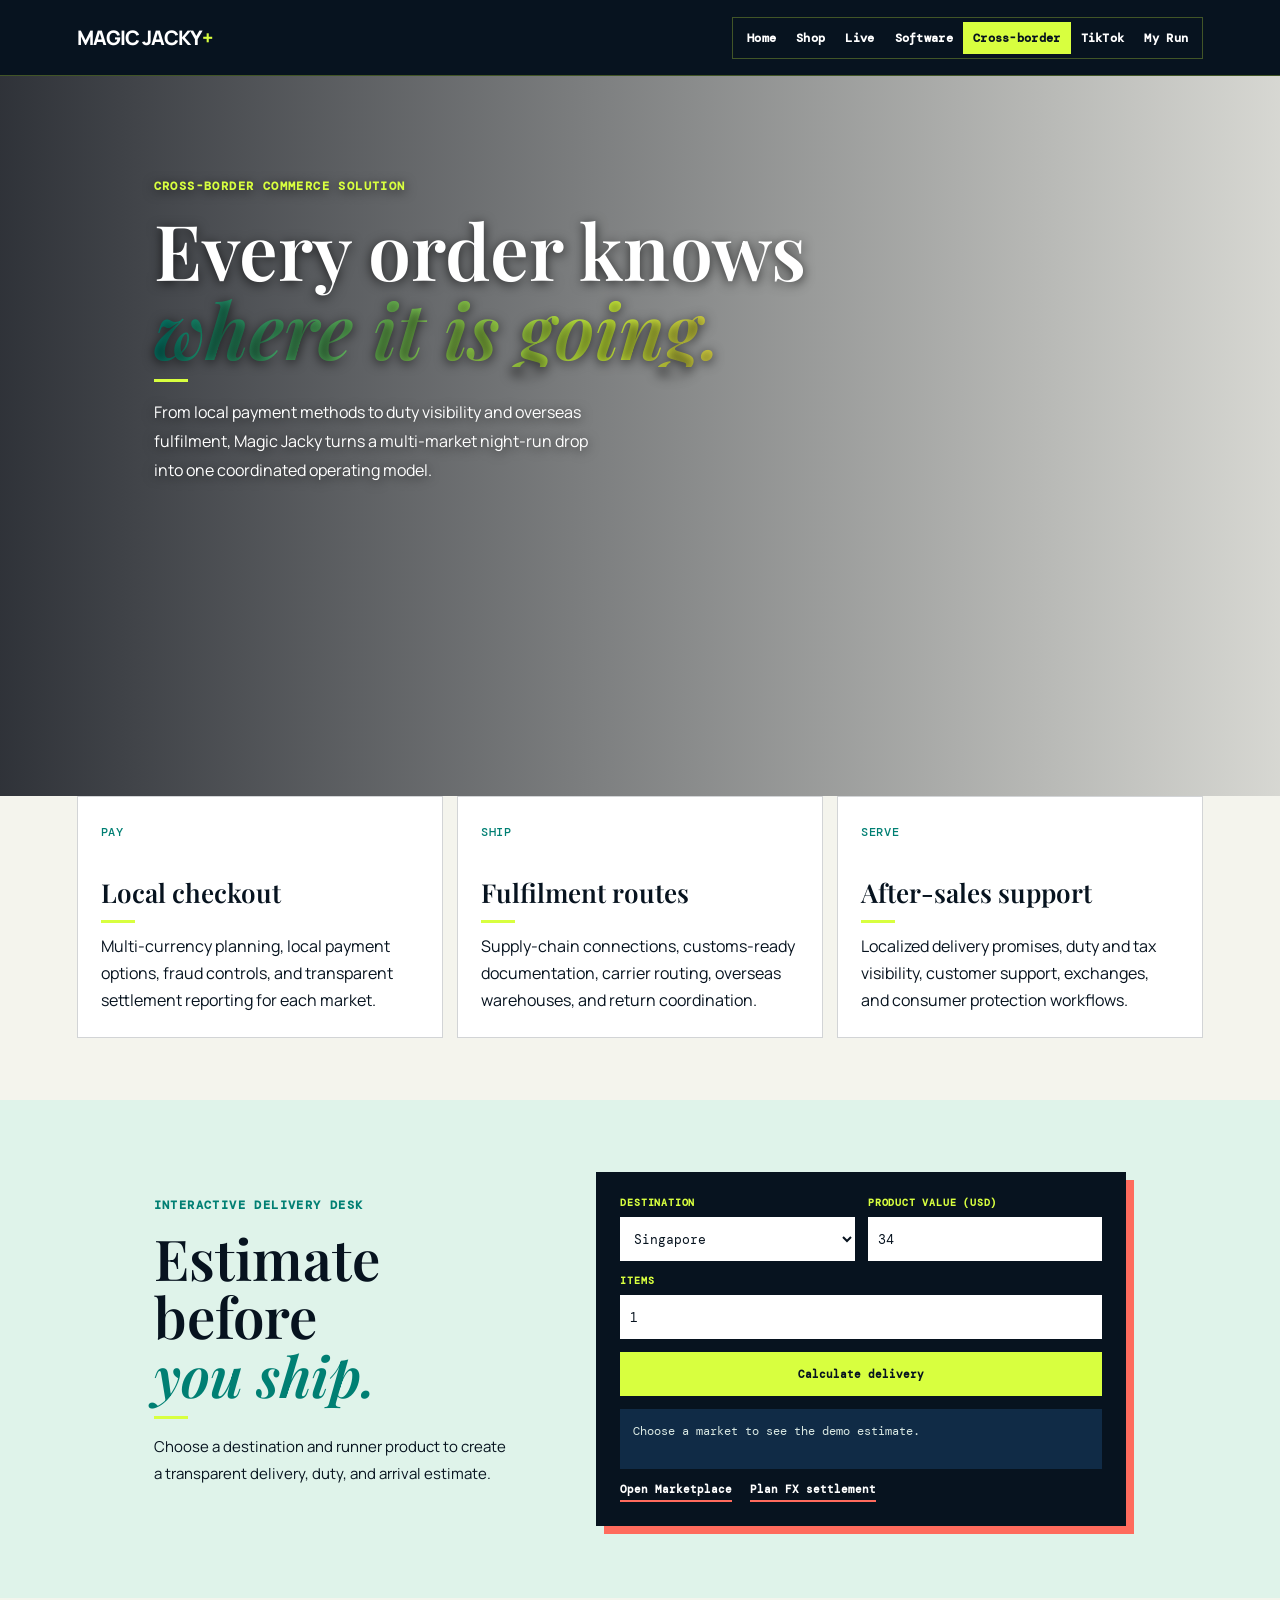
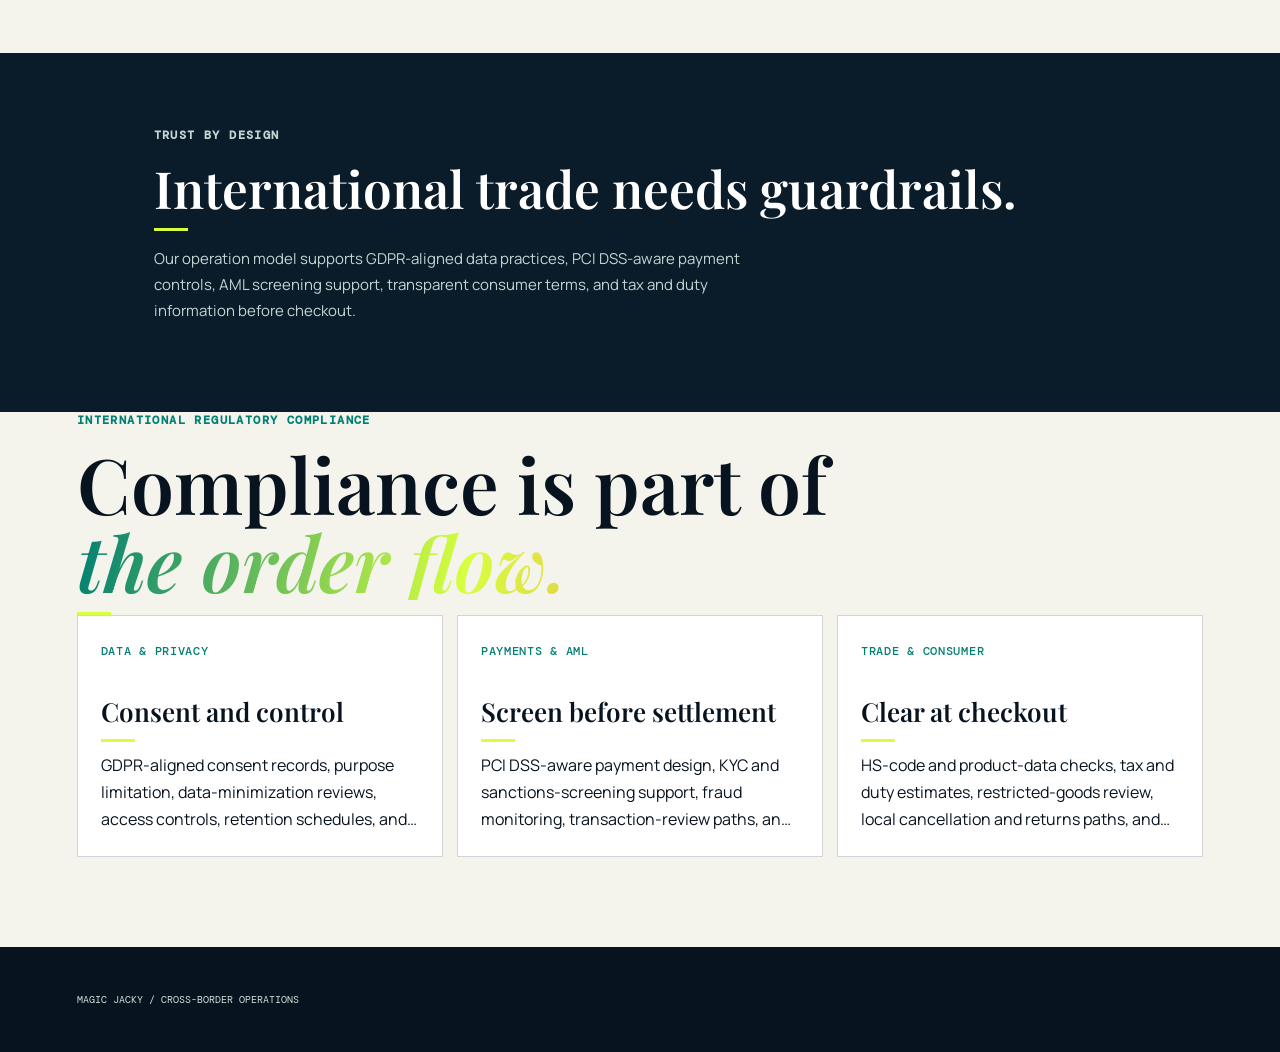
<file: crossborder.html>
<!doctype html>
<html lang="en">
<head>
	<meta charset="UTF-8" />
	<meta name="viewport" content="width=device-width, initial-scale=1.0" />
	<title>Magic Jacky | Cross-border Operations</title>
	<link rel="preconnect" href="https://fonts.googleapis.com" />
	<link rel="preconnect" href="https://fonts.gstatic.com" crossorigin />
	<link href="https://fonts.googleapis.com/css2?family=DM+Mono:wght@400;500&family=Manrope:wght@400;500;600;700;800&family=Playfair+Display:ital,wght@0,600;0,700;1,600&display=swap" rel="stylesheet" />
	<link rel="stylesheet" href="styles.css" />
	<link rel="stylesheet" href="site-pages.css" />
</head>
<body class="page-shell">
	<header class="page-top">
		<a class="page-brand" href="index.html">MAGIC JACKY<span>+</span></a>
		<nav class="page-nav" aria-label="Magic Jacky pages">
			<a href="index.html">Home</a><a href="shop.html">Shop</a><a href="live.html">Live</a><a href="software.html">Software</a><a href="crossborder.html" aria-current="page">Cross-border</a><a href="tiktok.html">TikTok</a>
		</nav>
	</header>
	<main class="page-main">
		<section class="page-hero dark">
			<div>
				<p class="page-kicker">CROSS-BORDER COMMERCE SOLUTION</p>
				<h1 class="page-title">Every order knows<br /><em>where it is going.</em></h1>
				<p class="page-copy">From local payment methods to duty visibility and overseas fulfilment, Magic Jacky turns a multi-market night-run drop into one coordinated operating model.</p>
			</div>
			<div class="page-hero-card"><span>APAC DELIVERY DESK</span><strong>08</strong><span>languages supported across shopper, creator, and support workflows</span></div>
		</section>
		<section class="content-grid">
			<article class="content-card"><span>PAY</span><h2>Local checkout</h2><p>Multi-currency planning, local payment options, fraud controls, and transparent settlement reporting for each market.</p></article>
			<article class="content-card"><span>SHIP</span><h2>Fulfilment routes</h2><p>Supply-chain connections, customs-ready documentation, carrier routing, overseas warehouses, and return coordination.</p></article>
			<article class="content-card"><span>SERVE</span><h2>After-sales support</h2><p>Localized delivery promises, duty and tax visibility, customer support, exchanges, and consumer protection workflows.</p></article>
		</section>
		<section class="shipping-estimator" aria-labelledby="estimatorTitle">
			<div>
				<p class="page-kicker">INTERACTIVE DELIVERY DESK</p>
				<h2 id="estimatorTitle">Estimate before<br /><em>you ship.</em></h2>
				<p>Choose a destination and runner product to create a transparent delivery, duty, and arrival estimate.</p>
			</div>
			<form id="shippingEstimator" class="shipping-form">
				<label>DESTINATION<select name="market"><option value="sg">Singapore</option><option value="tw">Taiwan</option><option value="jp">Japan</option><option value="my">Malaysia</option></select></label>
				<label>PRODUCT VALUE (USD)<input name="value" type="number" min="1" value="34" required /></label>
				<label>ITEMS<input name="quantity" type="number" min="1" max="10" value="1" required /></label>
				<button type="submit">Calculate delivery</button>
				<output id="shippingResult" class="shipping-result">Choose a market to see the demo estimate.</output>
				<div class="shipping-links"><a href="shop.html">Open Marketplace</a><a href="fx.html">Plan FX settlement</a></div>
			</form>
		</section>
		<section class="dark-band">
			<p class="page-kicker">TRUST BY DESIGN</p>
			<h2>International trade needs guardrails.</h2>
			<p>Our operation model supports GDPR-aligned data practices, PCI DSS-aware payment controls, AML screening support, transparent consumer terms, and tax and duty information before checkout.</p>
		</section>
		<section class="compliance-detail" aria-labelledby="complianceTitle">
			<p class="page-kicker">INTERNATIONAL REGULATORY COMPLIANCE</p>
			<h2 id="complianceTitle" class="page-title">Compliance is part of<br /><em>the order flow.</em></h2>
			<div class="content-grid">
				<article class="content-card"><span>DATA & PRIVACY</span><h2>Consent and control</h2><p>GDPR-aligned consent records, purpose limitation, data-minimization reviews, access controls, retention schedules, and a process for data-subject requests.</p></article>
				<article class="content-card"><span>PAYMENTS & AML</span><h2>Screen before settlement</h2><p>PCI DSS-aware payment design, KYC and sanctions-screening support, fraud monitoring, transaction-review paths, and auditable exception handling.</p></article>
				<article class="content-card"><span>TRADE & CONSUMER</span><h2>Clear at checkout</h2><p>HS-code and product-data checks, tax and duty estimates, restricted-goods review, local cancellation and returns paths, and market-specific product information.</p></article>
			</div>
		</section>
	</main>
	<footer class="page-footer">MAGIC JACKY / CROSS-BORDER OPERATIONS</footer>
	<script src="crossborder-page.js"></script>
</body>
</html>
</file>
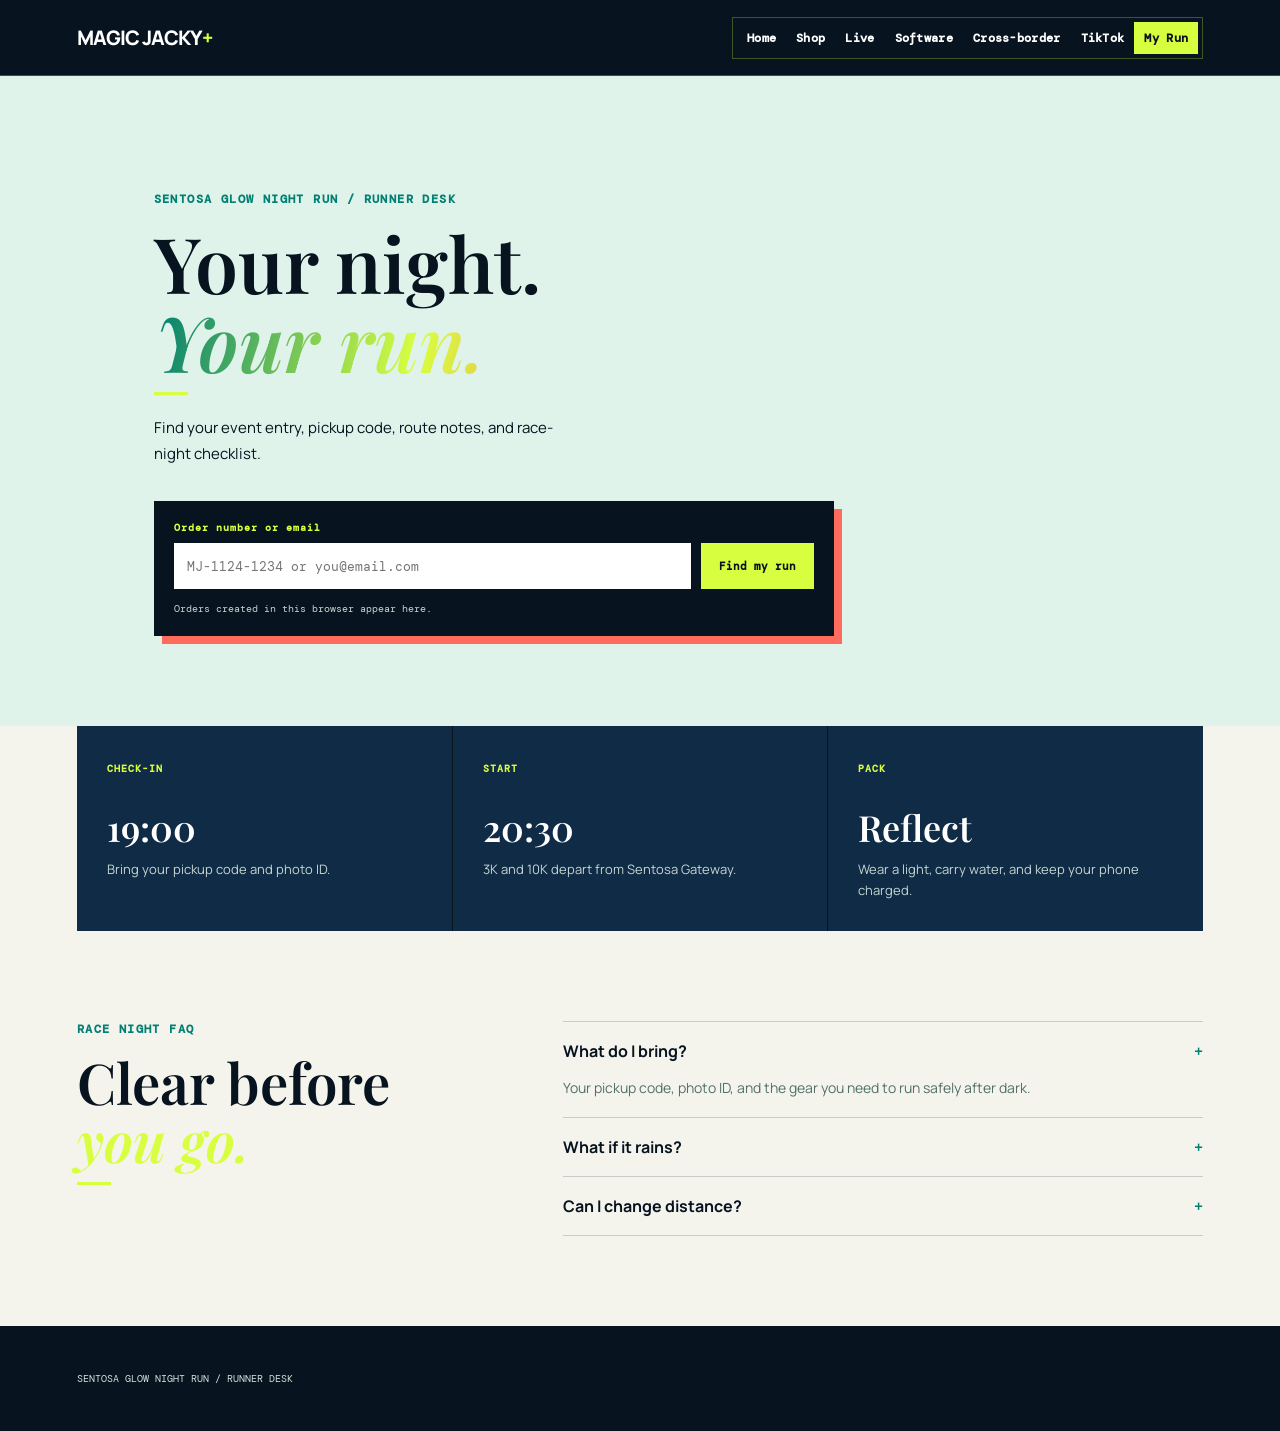
<file: runner.html>
<!doctype html>
<html lang="en">
  <head>
    <meta charset="UTF-8" />
    <meta name="viewport" content="width=device-width, initial-scale=1.0" />
    <meta name="description" content="View your Sentosa Glow Night Run registration and event information." />
    <title>Sentosa Glow Night Run | My Run</title>
    <link rel="preconnect" href="https://fonts.googleapis.com" />
    <link rel="preconnect" href="https://fonts.gstatic.com" crossorigin />
    <link href="https://fonts.googleapis.com/css2?family=DM+Mono:wght@400;500&family=Manrope:wght@400;500;600;700;800&family=Playfair+Display:ital,wght@0,600;0,700;1,600&display=swap" rel="stylesheet" />
    <link rel="stylesheet" href="styles.css" />
    <link rel="stylesheet" href="site-pages.css" />
  </head>
  <body class="page-shell runner-page">
    <header class="page-top">
      <a class="page-brand" href="index.html">MAGIC JACKY<span>+</span></a>
      <nav class="page-nav" aria-label="Magic Jacky pages">
        <a href="index.html">Home</a><a href="shop.html">Shop</a><a href="live.html">Live</a><a href="software.html">Software</a><a href="crossborder.html">Cross-border</a><a href="tiktok.html">TikTok</a><a href="runner.html" aria-current="page">My Run</a>
      </nav>
    </header>
    <main class="page-main runner-main">
      <section class="runner-hero">
        <p class="page-kicker">SENTOSA GLOW NIGHT RUN / RUNNER DESK</p>
        <h1 class="page-title">Your night.<br /><em>Your run.</em></h1>
        <p>Find your event entry, pickup code, route notes, and race-night checklist.</p>
        <form class="order-lookup" id="orderLookup">
          <label for="orderQuery">Order number or email</label>
          <div><input id="orderQuery" name="orderQuery" autocomplete="email" placeholder="MJ-1124-1234 or you@email.com" required /><button type="submit">Find my run</button></div>
          <p id="lookupMessage" role="status">Orders created in this browser appear here.</p>
        </form>
      </section>
      <section class="runner-result" id="runnerResult" hidden aria-live="polite"></section>
      <section class="runner-guides" aria-label="Event guidance">
        <article><span>CHECK-IN</span><strong>19:00</strong><p>Bring your pickup code and photo ID.</p></article>
        <article><span>START</span><strong>20:30</strong><p>3K and 10K depart from Sentosa Gateway.</p></article>
        <article><span>PACK</span><strong>Reflect</strong><p>Wear a light, carry water, and keep your phone charged.</p></article>
      </section>
      <section class="runner-faq">
        <div><p class="page-kicker">RACE NIGHT FAQ</p><h2>Clear before<br /><em>you go.</em></h2></div>
        <div class="faq-list">
          <details open><summary>What do I bring?<b>+</b></summary><p>Your pickup code, photo ID, and the gear you need to run safely after dark.</p></details>
          <details><summary>What if it rains?<b>+</b></summary><p>Event updates are issued through the runner desk. Follow staff instructions on the night.</p></details>
          <details><summary>Can I change distance?<b>+</b></summary><p>Distance changes depend on capacity and on-site operations. Ask the event desk before check-in.</p></details>
        </div>
      </section>
    </main>
    <footer class="page-footer">SENTOSA GLOW NIGHT RUN / RUNNER DESK</footer>
    <script src="runner-page.js"></script>
  </body>
</html>
</file>
<file: styles.css>
:root{--ink:#07131f;--night:#07131f;--midnight:#102e42;--neon:#d8ff3f;--signal:#ff6b5d;--mist:#eaf1ec;--line:rgba(7,19,31,.18);--serif:'Playfair Display',serif;--sans:'Manrope',sans-serif;--mono:'DM Mono',monospace}*{box-sizing:border-box}html{scroll-behavior:smooth}body{margin:0;background:var(--mist);color:var(--ink);font:15px var(--sans)}a{color:inherit;text-decoration:none}button{font:inherit;cursor:pointer}.topbar{position:sticky;top:0;z-index:20;height:76px;padding:0 6vw;display:flex;align-items:center;justify-content:space-between;gap:18px;background:rgba(7,19,31,.94);color:#fff;border-bottom:1px solid rgba(216,255,63,.25);backdrop-filter:blur(14px)}.brand{font-weight:800;font-size:21px;letter-spacing:-1.3px}.brand span{color:var(--neon)}.site-switcher{display:flex;padding:5px;border:1px solid rgba(216,255,63,.32);background:rgba(255,255,255,.06)}.site-switcher a{padding:8px 11px;font:700 10px var(--mono);letter-spacing:.35px}.site-switcher a[aria-current=page]{background:var(--neon);color:var(--night)}.nav-cta{padding:11px 15px;border:0;background:var(--neon);color:var(--night);font-size:11px;font-weight:800}.hero{min-height:670px;display:grid;grid-template-columns:1.04fr .96fr;padding-left:9vw;background:linear-gradient(115deg,#06111c 12%,#0b2b40 64%,#174b5c);color:#f6faf5}.hero-copy{padding:105px 7vw 70px 0}.eyebrow{margin:0 0 18px;font:500 10px var(--mono);letter-spacing:1.2px;text-transform:uppercase}.hero .eyebrow{color:var(--neon)}.hero h1,.section h2,.live-copy h2,.tiktok-copy h2,.tech-heading h2,.compliance-section h2,.contact h2{margin:0;font:600 clamp(45px,5vw,76px)/1.04 var(--serif);letter-spacing:-2.3px}.hero h1 em,h2 em{color:var(--neon);font-weight:600}.hero-text{max-width:500px;line-height:1.7;font-size:16px;color:#d4e0dc}.night-run-note{display:flex;flex-wrap:wrap;width:max-content;max-width:100%;margin-top:24px;border:1px solid rgba(216,255,63,.37);font:500 10px var(--mono);letter-spacing:.5px}.night-run-note span{padding:9px 11px;color:#e3efe9}.night-run-note span+span{border-left:1px solid rgba(216,255,63,.37)}.night-run-note b{color:var(--neon)}.hero-actions{display:flex;gap:12px;margin-top:27px}.button{padding:14px 18px;border:1px solid currentColor;font-size:12px;font-weight:800}.button span{margin-left:12px;font-size:16px}.primary{background:var(--neon);border-color:var(--neon);color:var(--night)}.ghost{color:#fff;background:transparent}.market-strip{display:flex;align-items:center;gap:9px;margin-top:72px;padding-top:16px;border-top:1px solid rgba(216,255,63,.25);font-size:11px;color:#d5e0dc}.market-strip strong{color:var(--neon);font-size:19px}.market-strip i{height:18px;border-left:1px solid rgba(216,255,63,.25);margin:0 10px}.hero-media{position:relative;overflow:hidden;min-height:670px;background:#020a10}.hero-media>img,.live-image>img,.tiktok-visual>img{width:100%;height:100%;object-fit:cover;display:block}.hero-media>img{filter:brightness(.58) saturate(.8) contrast(1.2)}.hero-media:before{content:'NIGHT RUN / GEAR TESTED';position:absolute;z-index:2;top:24px;left:25px;padding:8px 10px;background:var(--neon);color:var(--night);font:500 10px var(--mono);letter-spacing:.8px}.floating-stat{position:absolute;left:32px;bottom:115px;padding:19px 22px;background:var(--signal);color:#fff;box-shadow:5px 5px 0 var(--neon)}.floating-stat span,.metric-card span{font:10px var(--mono);letter-spacing:1px}.floating-stat strong{display:block;margin:3px 0;font:600 29px var(--serif)}.floating-stat small,.metric-card small{font-size:10px}.route-card{position:absolute;right:32px;bottom:32px;padding:12px 15px;background:#fff;color:var(--night);font:11px var(--mono)}.route-card b{margin:0 8px}.pulse,.live-dot{display:inline-block;width:7px;height:7px;margin-right:7px;border-radius:50%;background:var(--signal);animation:pulse 1.8s infinite}@keyframes pulse{50%{opacity:.3}}.logo-band{min-height:92px;padding:0 6vw;display:flex;align-items:center;justify-content:space-between;gap:12px;background:var(--night);color:#fff}.logo-band span{font:500 10px var(--mono);letter-spacing:.8px;color:var(--neon)}.logo-band b{font:700 13px var(--mono);letter-spacing:.4px}.race-console{display:grid;grid-template-columns:1.05fr .95fr;background:#0a1c29;color:#f5f7ef}.race-console-copy{padding:72px 6vw}.race-console h2{margin:0;font:600 clamp(38px,4vw,60px)/1.06 var(--serif);letter-spacing:-2px}.race-console-copy>p:not(.eyebrow){max-width:470px;margin:22px 0 0;line-height:1.75;color:#c5d5d4;font-size:13px}.race-console-grid{display:grid;grid-template-columns:repeat(2,1fr);border-left:1px solid rgba(216,255,63,.22)}.race-console-grid article{min-height:185px;padding:25px;border-right:1px solid rgba(216,255,63,.22);border-bottom:1px solid rgba(216,255,63,.22)}.race-console-grid span,.solution-grid span,.capabilities b{font:10px var(--mono);color:var(--neon)}.race-console-grid strong{display:block;margin:30px 0 5px;font:600 26px var(--serif)}.race-console-grid small{font:10px/1.5 var(--mono);color:#c3d5d2}.about-section,.section{padding:105px 9vw}.about-section{display:grid;grid-template-columns:1fr 1.05fr;gap:8vw;background:#142b2e;color:#f7f5eb}.about-section h2{margin:0;font:600 clamp(45px,5vw,70px)/1.04 var(--serif)}.about-copy{max-width:500px;font-size:16px;line-height:1.75}.proof-points{display:grid;grid-template-columns:repeat(3,1fr);margin-top:40px;border-top:1px solid #53605a}.proof-points span{padding:18px 12px 0 0;font:10px/1.5 var(--mono);color:#c6d3ca}.proof-points b{display:block;margin-bottom:5px;color:var(--neon);font:600 24px var(--serif)}.service-map{padding:100px 9vw;background:#f8f6ef}.service-map-header,.section-intro,.tech-heading{display:grid;grid-template-columns:1fr 1fr;gap:8vw;align-items:end}.service-map h2,.section h2,.tech-heading h2{margin:0;font:600 clamp(42px,4.7vw,68px)/1.05 var(--serif)}.service-map-header>p,.section-intro>p,.tech-heading p{max-width:440px;margin:0;line-height:1.75}.service-map-grid,.launch-steps{display:grid;grid-template-columns:repeat(5,1fr);margin-top:55px;border-top:1px solid var(--line);border-left:1px solid var(--line)}.service-map-card,.launch-step{min-height:270px;padding:21px 18px;border-right:1px solid var(--line);border-bottom:1px solid var(--line);display:flex;flex-direction:column}.service-map-card h3,.launch-step h3{margin:40px 0 12px;font:600 23px/1.1 var(--serif)}.service-map-card p,.launch-step p{margin:0;font-size:11px;line-height:1.7}.service-map-card small{margin-top:auto;font:500 9px var(--mono);color:#62706c}.ai-evidence,.launch-foot{display:flex;justify-content:space-between;align-items:center;gap:24px;margin-top:24px;padding:19px 22px;border-left:4px solid #007f73;background:#e4f2ee}.ai-evidence strong{display:block;color:#007f73;font:700 11px var(--mono)}.ai-evidence p,.launch-foot p{margin:4px 0 0;font-size:12px;line-height:1.6}.ai-evidence button,.launch-foot button{padding:10px 13px;border:1px solid #007f73;background:#007f73;color:#fff;font-size:11px;font-weight:800}.launch-path{padding:100px 9vw;background:#d7ebe5}.launch-path-head{display:grid;grid-template-columns:1fr .9fr;gap:8vw}.launch-path h2{margin:0;font:600 clamp(42px,4.7vw,68px)/1.05 var(--serif)}.launch-path-head>p{margin:0;line-height:1.75}.launch-step a{margin-top:auto;padding-top:20px;font:700 10px var(--mono)}.marketplace{background:#e8f0ea}.product-toolbar{display:flex;justify-content:space-between;align-items:center;margin:62px 0 22px}.filters{display:flex;gap:8px}.filter{padding:9px 13px;border:1px solid var(--line);background:transparent;font-size:11px}.filter.active{background:var(--night);color:#fff}.bag-button{border:0;background:transparent;font:500 11px var(--mono)}.bag-button span{margin-left:4px;padding:2px 6px;border-radius:50%;background:var(--signal);color:#fff}.product-grid{display:grid;grid-template-columns:repeat(4,1fr);gap:17px}.product-card{background:#f9faf7}.product-card img{width:100%;aspect-ratio:1/1.14;object-fit:cover}.product-info{display:flex;justify-content:space-between;gap:8px;padding:11px}.product-info small,.sport-style{display:block;margin-bottom:4px;color:#63716c;font:10px var(--mono)}.product-info b{font-size:12px}.product-info>div:last-child{display:flex;gap:8px}.add-product{width:25px;height:25px;border:1px solid var(--ink);background:transparent;font-size:17px}.live-section{display:grid;grid-template-columns:1fr 1fr;background:var(--night);color:#f8f6ef}.live-image{height:620px;position:relative}.live-label{position:absolute;top:24px;left:25px;padding:9px 11px;background:var(--signal);font:10px var(--mono)}.live-copy{padding:100px 9vw 40px}.live-copy p:not(.eyebrow),.tiktok-copy>p:not(.eyebrow){max-width:410px;margin:26px 0 37px;line-height:1.7}.schedule{border-top:1px solid #53605a}.schedule>div{display:grid;grid-template-columns:70px 1fr auto;gap:12px;align-items:center;padding:15px 0;border-bottom:1px solid #53605a}.schedule time{color:var(--neon);font:11px var(--mono)}.schedule b{display:block;font-size:12px}.schedule small{font-size:10px;color:#aab1ab}.watch-button{padding:7px 10px;border:1px solid #7d8881;background:transparent;color:#fff;font-size:10px}.solutions{background:#e8e5de}.solution-grid,.capabilities{display:grid;grid-template-columns:repeat(3,1fr);margin-top:60px;border-top:1px solid var(--line)}.solution-grid article,.capabilities>div{min-height:260px;padding:22px 28px 20px 0;border-bottom:1px solid var(--line)}.solution-grid article+article,.capabilities>div+div{padding-left:28px;border-left:1px solid var(--line)}.solution-grid h3,.capabilities h3{margin:48px 0 12px;font:600 25px var(--serif)}.solution-grid p,.capabilities p{font-size:12px;line-height:1.65}.solution-grid a{margin-top:auto;font-size:11px;font-weight:800}.tiktok-section{display:grid;grid-template-columns:1fr 1.1fr;padding-right:9vw;background:#f6b77d}.tiktok-visual{height:600px;position:relative}.metric-card{position:absolute;right:-46px;bottom:50px;width:178px;padding:17px 21px;background:#f6f1e8}.metric-card strong{display:block;font:600 42px var(--serif)}.tiktok-copy{padding:100px 9vw}.tags{display:flex;flex-wrap:wrap;gap:7px;margin:32px 0}.tags span{padding:7px 9px;border:1px solid var(--ink);font:10px var(--mono)}.tech-section{padding:105px 9vw;background:#fdfeec}.compliance-section{display:grid;grid-template-columns:.9fr 1.1fr;gap:8vw;padding:105px 9vw;background:#263a36;color:#fff}.compliance-list{border-top:1px solid #698077}.compliance-list details{padding:22px 0;border-bottom:1px solid #698077}.compliance-list summary{display:flex;justify-content:space-between;font:600 20px var(--serif);cursor:pointer}.compliance-list p{max-width:470px;line-height:1.7;color:#c5cfca;font-size:12px}.contact{padding:100px 20px;background:var(--signal);text-align:center}.contact h2{margin-bottom:30px}.button.light{background:#fff}.chat-widget{position:fixed;right:22px;bottom:20px;z-index:25}.chat-launch{padding:13px 15px;border:0;background:var(--neon);box-shadow:0 3px 15px #0003;font-weight:800;font-size:11px}.chat-panel{display:none;width:min(365px,calc(100vw - 32px));height:475px;margin-bottom:10px;background:#fff;box-shadow:0 15px 45px #0003;flex-direction:column}.chat-panel.open{display:flex}.chat-header{display:flex;justify-content:space-between;align-items:center;padding:15px;background:var(--night);color:#fff}.chat-header>div{display:flex;gap:9px;align-items:center}.avatar{display:grid;place-items:center;width:29px;height:29px;border-radius:50%;background:var(--neon);color:var(--night);font:700 14px var(--serif)}.chat-header small{display:block;color:var(--neon);font:9px var(--mono)}.chat-header button{border:0;background:transparent;color:#fff;font-size:25px}.messages{flex:1;overflow:auto;padding:16px;background:#f7f5f0}.message{max-width:84%;margin:0 0 9px;padding:10px 12px;font-size:11px;line-height:1.55}.bot{background:#e5ead7}.user{margin-left:auto;background:var(--night);color:#fff}.suggestions{display:flex;gap:5px;overflow:auto;padding:8px 10px}.suggestions button{white-space:nowrap;padding:6px;border:1px solid var(--line);background:#fff;font-size:9px}#chatForm{display:flex;padding:9px;border-top:1px solid var(--line)}#chatForm input{flex:1;border:0;outline:0;font:11px var(--sans)}#chatForm button{width:28px;height:28px;border:0;border-radius:50%;background:var(--signal);color:#fff}.toast{position:fixed;top:91px;left:50%;z-index:30;padding:12px 17px;background:var(--night);color:#fff;opacity:0;transform:translate(-50%,-18px);transition:.3s;font-size:11px}.toast.show{opacity:1;transform:translate(-50%,0)}footer{display:flex;justify-content:space-between;align-items:center;min-height:105px;padding:0 6vw;background:var(--night);color:#fff;font-size:10px}footer div{display:flex;gap:20px}@media(max-width:800px){.topbar{height:70px;padding:0 20px}.site-switcher{max-width:calc(100vw - 190px);overflow:auto}.site-switcher a{padding:7px 8px;font-size:9px}.nav-cta{padding:9px;font-size:9px}.hero,.live-section,.tiktok-section,.about-section,.compliance-section{grid-template-columns:1fr}.hero{padding:0}.hero-copy{padding:62px 7vw 45px}.hero-media{min-height:380px}.floating-stat{left:16px;bottom:75px}.route-card{right:16px;bottom:20px}.logo-band{overflow:hidden;padding:0 20px;justify-content:flex-start;white-space:nowrap}.logo-band span{display:none}.race-console,.service-map-header,.section-intro,.launch-path-head,.tech-heading{grid-template-columns:1fr}.race-console-copy,.about-section,.section,.service-map,.launch-path,.tech-section,.compliance-section{padding:75px 7vw}.race-console-grid{border-left:0}.race-console-grid article{min-height:155px}.service-map-grid,.launch-steps{grid-template-columns:1fr 1fr}.service-map-card,.launch-step{min-height:210px}.product-grid{grid-template-columns:repeat(2,1fr)}.product-toolbar{margin-top:42px}.live-image,.tiktok-visual{height:400px}.live-copy,.tiktok-copy{padding:70px 7vw}.tiktok-section{padding-right:0}.metric-card{right:18px;bottom:18px}.solution-grid,.capabilities{grid-template-columns:1fr}.solution-grid article,.solution-grid article+article,.capabilities>div,.capabilities>div+div{min-height:0;padding:23px 0;border-left:0}.chat-launch{font-size:0}.chat-launch span{font-size:17px}footer{flex-direction:column;align-items:flex-start;padding:25px 7vw;gap:18px}}
</file>
<file: site-pages.css>
.site-switcher{max-width:760px;overflow-x:auto}.site-switcher a{color:#fff;white-space:nowrap}.site-switcher a:hover,.site-switcher a[aria-current="page"]{background:var(--neon);color:var(--night)}.home-page .launch-path,.home-page .marketplace,.home-page .live-section,.home-page .solutions,.home-page .tiktok-section,.home-page .tech-section,.home-page .compliance-section,.home-page .contact{display:none}.page-shell{min-height:100vh;background:#f4f4ed;color:#07131f;font-family:var(--sans)}.page-top{position:sticky;top:0;z-index:20;display:flex;align-items:center;justify-content:space-between;gap:16px;height:76px;padding:0 6vw;background:#07131f;color:#fff;border-bottom:1px solid rgba(216,255,63,.28)}.page-brand{font-size:20px;font-weight:800;letter-spacing:-1px}.page-brand span{color:#d8ff3f}.page-nav{display:flex;max-width:760px;overflow-x:auto;border:1px solid rgba(216,255,63,.28);padding:4px}.page-nav a{flex:0 0 auto;padding:8px 10px;color:#fff;font:700 10px var(--mono);letter-spacing:.3px}.page-nav a:hover,.page-nav a[aria-current="page"]{background:#d8ff3f;color:#07131f}.page-main{padding:0 6vw 90px}.page-hero{display:grid;grid-template-columns:1.05fr .95fr;gap:7vw;align-items:end;min-height:400px;padding:80px 0 56px}.page-hero.dark{margin:0 -6vw;padding:90px 12vw 60px;background:linear-gradient(125deg,#06111c,#10394c);color:#fff}.page-kicker{margin:0 0 16px;color:#007f73;font:500 10px var(--mono);letter-spacing:1px}.dark .page-kicker{color:#d8ff3f}.page-title{margin:0;font:600 clamp(48px,5.5vw,82px)/1.02 var(--serif);letter-spacing:-2.8px}.page-title em{color:#007f73}.dark .page-title em{color:#d8ff3f}.page-copy{max-width:480px;line-height:1.75;font-size:15px}.page-hero-card{padding:26px;background:#d8ff3f;color:#07131f;box-shadow:8px 8px 0 #ff6b5d}.page-hero-card span{font:500 10px var(--mono);letter-spacing:.8px}.page-hero-card strong{display:block;margin:12px 0;font:600 52px var(--serif)}.content-grid{display:grid;grid-template-columns:repeat(3,1fr);gap:14px}.content-card{min-height:210px;padding:23px;background:#fff;border:1px solid rgba(7,19,31,.18)}.content-card span{color:#007f73;font:500 10px var(--mono);letter-spacing:.7px}.content-card h2{margin:38px 0 10px;font:600 26px/1.1 var(--serif)}.content-card p{margin:0;font-size:12px;line-height:1.7}.feature-image{width:100%;height:100%;min-height:300px;object-fit:cover;display:block}.two-column{display:grid;grid-template-columns:1fr 1fr;gap:18px;margin-top:55px}.dark-band{margin:55px -6vw 0;padding:72px 12vw;background:#0a1c29;color:#fff}.dark-band h2{margin:0;font:600 clamp(36px,4vw,60px)/1.05 var(--serif)}.dark-band p{max-width:600px;line-height:1.75;color:#c5d5d4}.page-footer{padding:28px 6vw;background:#07131f;color:#d4e0dc;font:10px var(--mono)}@media(max-width:850px){.page-top{height:74px;padding:0 20px}.page-nav{max-width:calc(100vw - 150px)}.page-main{padding:0 7vw 65px}.page-hero,.two-column{grid-template-columns:1fr;gap:28px}.page-hero{padding:55px 0 42px}.page-hero.dark{margin:0 -7vw;padding:60px 7vw 44px}.content-grid{grid-template-columns:1fr}.dark-band{margin:42px -7vw 0;padding:55px 7vw}.page-title{letter-spacing:-1.6px}}
@keyframes nav-sweep{0%{transform:translateX(-130%) skewX(-18deg)}55%,100%{transform:translateX(165%) skewX(-18deg)}}
@keyframes nav-active-pulse{0%,100%{box-shadow:0 0 0 rgba(216,255,63,0)}50%{box-shadow:0 0 16px rgba(216,255,63,.38)}}
.site-switcher a,.page-nav a{position:relative;isolation:isolate;overflow:hidden;transition:color .22s ease,transform .22s ease,background-color .22s ease}
.site-switcher a::before,.page-nav a::before{content:"";position:absolute;z-index:-1;top:-30%;bottom:-30%;width:38%;left:0;background:rgba(255,255,255,.55);transform:translateX(-130%) skewX(-18deg);pointer-events:none}
.site-switcher a:hover,.page-nav a:hover{transform:translateY(-2px)}
.site-switcher a:hover::before,.page-nav a:hover::before{animation:nav-sweep .72s ease-out both}
.site-switcher a[aria-current="page"],.page-nav a[aria-current="page"]{animation:nav-active-pulse 2.4s ease-in-out infinite}
@media(prefers-reduced-motion:reduce){.site-switcher a,.page-nav a{transition:none}.site-switcher a:hover,.page-nav a:hover{transform:none}.site-switcher a:hover::before,.page-nav a:hover::before,.site-switcher a[aria-current="page"],.page-nav a[aria-current="page"]{animation:none}}
.home-page .chat-widget{right:28px;bottom:26px}
.home-page .chat-launch{display:flex;align-items:center;gap:10px;padding:13px 17px;border:1px solid rgba(216,255,63,.7);background:#07131f;color:#fff;box-shadow:5px 5px 0 #d8ff3f;font:700 11px var(--mono);letter-spacing:.5px;transition:transform .2s ease,box-shadow .2s ease}
.home-page .chat-launch span{display:grid;place-items:center;width:22px;height:22px;background:#d8ff3f;color:#07131f;font-size:15px}.home-page .chat-launch:hover{transform:translate(-3px,-3px);box-shadow:8px 8px 0 #ff6b5d}
.home-page .chat-panel{width:min(420px,calc(100vw - 32px));height:min(610px,calc(100vh - 112px));padding:0;border:1px solid rgba(216,255,63,.55);border-radius:0;background:#07131f;color:#fff;box-shadow:12px 12px 0 #d8ff3f;overflow:hidden}
.home-page .chat-header{display:flex;align-items:center;justify-content:space-between;padding:18px 20px;border-bottom:1px solid rgba(216,255,63,.25);background:linear-gradient(120deg,#102b46,#07131f)}
.home-page .chat-header>div{display:flex;align-items:center;gap:11px}.home-page .chat-header strong{display:grid;gap:3px;font:800 14px var(--sans);letter-spacing:.2px}.home-page .chat-header small{color:#d8ff3f;font:500 9px var(--mono);letter-spacing:.7px}.home-page .avatar{display:grid;place-items:center;width:34px;height:34px;background:#d8ff3f;color:#07131f;font:800 18px var(--serif);box-shadow:3px 3px 0 #ff6b5d}.home-page .chat-header button{width:30px;height:30px;border:1px solid rgba(255,255,255,.25);background:transparent;color:#fff;font-size:20px;line-height:1}
.home-page .messages{display:flex;flex-direction:column;gap:12px;height:calc(100% - 190px);padding:20px;overflow-y:auto;background:radial-gradient(circle at 85% 12%,rgba(216,255,63,.12),transparent 30%),#081421}
.home-page .message{max-width:84%;padding:12px 14px;border:1px solid rgba(255,255,255,.16);font:13px/1.6 var(--sans)}.home-page .message.bot{align-self:flex-start;background:#102b46;border-color:rgba(216,255,63,.28)}.home-page .message.user{align-self:flex-end;background:#d8ff3f;color:#07131f;border-color:#d8ff3f;font-weight:700}.home-page .message.typing{display:flex;gap:5px;align-items:center;min-height:20px;color:#d8ff3f;font:11px var(--mono)}
.home-page .suggestions{display:flex;gap:7px;padding:10px 14px;overflow-x:auto;scrollbar-width:none;border-top:1px solid rgba(255,255,255,.1);background:#0b1c2a}.home-page .suggestions::-webkit-scrollbar{display:none}.home-page .suggestions button{flex:0 0 auto;padding:7px 9px;border:1px solid rgba(216,255,63,.4);background:transparent;color:#dce7e3;font:500 9px var(--mono);white-space:nowrap}.home-page .suggestions button:hover{background:#d8ff3f;color:#07131f}
.runner-main{padding-bottom:0}.runner-hero{margin:0 -6vw;padding:9vw 12vw 7vw;background:#dff3ea;color:#07131f}.runner-hero>.page-kicker{color:#007f73}.runner-hero>p:not(.page-kicker){max-width:48ch;margin:20px 0 34px;line-height:1.75}.order-lookup{max-width:680px;padding:20px;background:#07131f;color:#fff;box-shadow:8px 8px 0 #ff6b5d}.order-lookup label{display:block;margin-bottom:9px;font:700 10px var(--mono);letter-spacing:1px;color:#d8ff3f}.order-lookup>div{display:grid;grid-template-columns:1fr auto;gap:10px}.order-lookup input{min-width:0;height:46px;padding:0 13px;border:0;background:#fff;color:#07131f;font:13px var(--mono)}.order-lookup button{padding:0 18px;border:0;background:#d8ff3f;color:#07131f;font:800 11px var(--mono)}.order-lookup p{margin:12px 0 0;color:#c5d6d1;font:10px/1.5 var(--mono)}.runner-result{padding:74px 0}.runner-ticket{display:grid;grid-template-columns:1fr auto;gap:30px;padding:38px;background:#fff;border:1px solid rgba(7,19,31,.18);box-shadow:10px 10px 0 #07131f}.runner-ticket h2{margin:6px 0;font:600 clamp(38px,5vw,66px)/1 var(--serif)}.runner-order{margin:0;color:#52706a;font:11px var(--mono);letter-spacing:1px}.pickup-code{align-self:start;padding:16px 18px;background:#ff6b5d;color:#07131f;text-align:center}.pickup-code span{display:block;font:700 9px var(--mono);letter-spacing:1px}.pickup-code strong{display:block;margin-top:8px;font:800 20px var(--mono)}.runner-ticket dl{grid-column:1/-1;display:grid;grid-template-columns:repeat(4,1fr);margin:0;border-block:1px solid rgba(7,19,31,.17)}.runner-ticket dl div{padding:14px;border-right:1px solid rgba(7,19,31,.17)}.runner-ticket dl div:last-child{border-right:0}.runner-ticket dt{color:#007f73;font:700 9px var(--mono);letter-spacing:.8px}.runner-ticket dd{margin:7px 0 0;font:700 17px var(--serif)}.runner-ticket ul{grid-column:1/-1;display:grid;gap:8px;margin:0;padding:0;list-style:none}.runner-ticket li{display:flex;justify-content:space-between;gap:20px;font-size:13px}.runner-ticket a{grid-column:1/-1;width:max-content;color:#07131f;font:800 11px var(--mono);text-decoration:none;border-bottom:2px solid #d8ff3f;padding-bottom:5px}.runner-guides{display:grid;grid-template-columns:repeat(3,1fr);gap:1px;background:#07131f}.runner-guides article{min-height:190px;padding:30px;background:#102b46;color:#fff}.runner-guides span{color:#d8ff3f;font:700 10px var(--mono);letter-spacing:1px}.runner-guides strong{display:block;margin:26px 0 8px;font:600 36px var(--serif)}.runner-guides p{margin:0;color:#c5d6d1;line-height:1.6;font-size:13px}.runner-faq{display:grid;grid-template-columns:.75fr 1.25fr;gap:8vw;padding:90px 0}.runner-faq h2{margin:0;font:600 clamp(38px,4.4vw,62px)/1.04 var(--serif)}.faq-list{display:grid;gap:0;border-top:1px solid rgba(7,19,31,.18)}.faq-list details{padding:18px 0;border-bottom:1px solid rgba(7,19,31,.18)}.faq-list summary{display:flex;justify-content:space-between;gap:20px;cursor:pointer;font:700 16px var(--sans)}.faq-list summary b{color:#007f73}.faq-list p{max-width:600px;margin:14px 0 0;line-height:1.7;color:#52706a;font-size:14px}@media(max-width:850px){.runner-hero{margin:0 -7vw;padding:72px 7vw}.order-lookup>div,.runner-faq{grid-template-columns:1fr}.runner-ticket{grid-template-columns:1fr;padding:24px}.pickup-code{justify-self:start}.runner-ticket dl{grid-template-columns:repeat(2,1fr)}.runner-ticket dl div:nth-child(2){border-right:0}.runner-ticket dl div:nth-child(-n+2){border-bottom:1px solid rgba(7,19,31,.17)}.runner-guides{grid-template-columns:1fr}.runner-faq{gap:34px;padding:65px 0}}
.home-page .route-switch{display:flex;gap:8px;margin:20px 0}.home-page .route-switch button{min-width:64px;padding:10px 14px;border:1px solid #102b46;background:transparent;color:#102b46;font:800 11px var(--mono);cursor:pointer}.home-page .route-switch button.active,.home-page .route-switch button:hover{background:#102b46;color:#d8ff3f}.home-page .event-desk{display:grid;grid-template-columns:1.15fr .55fr .7fr auto;align-items:end;gap:36px;padding:68px 9vw;background:#ff6b5d;color:#07131f}.home-page .event-desk h2{margin:0;font:600 clamp(35px,4vw,58px)/1 var(--serif)}.home-page .event-countdown span,.home-page .event-capacity>span{display:block;font:700 10px var(--mono);letter-spacing:1px}.home-page .event-countdown strong{display:block;margin:8px 0 2px;font:800 clamp(52px,6vw,82px)/.8 var(--sans)}.home-page .event-countdown small,.home-page .event-capacity small{font:10px/1.5 var(--mono)}.home-page .event-capacity strong{display:flex;justify-content:space-between;gap:24px;margin-top:9px;font:700 15px var(--mono)}.home-page .event-capacity b{color:#fff}.home-page .event-actions{display:grid;gap:9px}.home-page .event-actions a{padding:12px 15px;background:#07131f;color:#fff;text-align:center;text-decoration:none;font:800 10px var(--mono)}.home-page .event-actions a:last-child{background:#d8ff3f;color:#07131f}.home-page .event-faq{display:grid;grid-template-columns:.8fr 1.2fr;gap:10vw;padding:92px 9vw;background:#f4f4ed;color:#07131f}.home-page .event-faq h2{margin:0;font:600 clamp(36px,4.4vw,62px)/1.05 var(--serif)}.home-page .event-faq details{padding:18px 0;border-top:1px solid rgba(7,19,31,.22)}.home-page .event-faq details:last-child{border-bottom:1px solid rgba(7,19,31,.22)}.home-page .event-faq summary{display:flex;justify-content:space-between;gap:20px;cursor:pointer;font:700 16px var(--sans)}.home-page .event-faq summary b{color:#ff6b5d}.home-page .event-faq p{max-width:650px;margin:13px 0 0;color:#52706a;font-size:14px;line-height:1.7}@media(max-width:850px){.home-page .event-desk{grid-template-columns:1fr 1fr;gap:30px;padding:58px 7vw}.home-page .event-desk>div:first-child,.home-page .event-actions{grid-column:1/-1}.home-page .event-actions{grid-template-columns:1fr 1fr}.home-page .event-faq{grid-template-columns:1fr;gap:32px;padding:65px 7vw}}
.home-page #chatForm{display:grid;grid-template-columns:1fr 42px;gap:8px;padding:12px 14px;background:#07131f}.home-page #chatInput{min-width:0;height:40px;padding:0 12px;border:1px solid rgba(255,255,255,.3);border-radius:0;background:#102b46;color:#fff;font:12px var(--sans)}.home-page #chatInput:focus{outline:2px solid #d8ff3f;outline-offset:0}.home-page #chatForm button{border:0;background:#d8ff3f;color:#07131f;font:800 20px var(--sans)}
.home-page .chat-source{margin:0;padding:0 20px 10px;background:#07131f;color:#91aaa2;font:9px var(--mono);letter-spacing:.4px}
@media(max-width:600px){.home-page .chat-widget{right:16px;bottom:16px}.home-page .chat-panel{height:min(590px,calc(100vh - 86px));box-shadow:7px 7px 0 #d8ff3f}.home-page .messages{height:calc(100% - 184px)}.home-page .chat-launch i{display:none}}
@media(max-width:600px){.page-nav:has(a[href="crossborder.html"][aria-current="page"]) a:first-child{margin-left:-76px}.page-nav:has(a[href="runner.html"][aria-current="page"]) a:first-child{margin-left:-174px}}
@media(max-width:600px){body.page-shell:has(.page-nav a[href="shop.html"][aria-current="page"]) .page-hero,body.page-shell:has(.page-nav a[href="live.html"][aria-current="page"]) .page-hero{aspect-ratio:auto;min-height:560px;padding:56px 8vw 48px;background-position:center}body.page-shell:has(.page-nav a[href="shop.html"][aria-current="page"]) .page-hero{background-image:linear-gradient(0deg,rgba(4,8,17,.94),rgba(4,8,17,.5) 72%,rgba(4,8,17,.25)),url("masthead.avif")}body.page-shell:has(.page-nav a[href="live.html"][aria-current="page"]) .page-hero{background-image:linear-gradient(0deg,rgba(4,8,17,.94),rgba(4,8,17,.5) 72%,rgba(4,8,17,.25)),url("https://images.unsplash.com/photo-1598550476439-6847785fcea6?auto=format&fit=crop&w=1600&q=85")}body.page-shell:has(.page-nav a[href="live.html"][aria-current="page"]) .content-card{color:#07131f}body.page-shell:has(.page-nav a[href="live.html"][aria-current="page"]) .content-card span{color:#007f73}body.page-shell:has(.page-nav a[href="live.html"][aria-current="page"]) .content-card p{color:#07131f}}
@media(max-width:600px){.page-hero{grid-template-columns:1fr;gap:32px;min-height:0;padding:48px 0 40px}.page-hero.dark{margin-inline:-5vw;padding:52px 10vw 44px}.page-title{font-size:48px;line-height:1.04;letter-spacing:0}.page-hero-card strong{font-size:42px}.runner-hero{margin-inline:-5vw;padding:52px 5vw 44px}.runner-ticket{grid-template-columns:1fr;padding:24px}.runner-ticket h2{font-size:42px}.runner-ticket dl{grid-template-columns:1fr 1fr}.runner-ticket li{flex-direction:column;gap:4px}.shipping-estimator,.live-commerce-board{grid-template-columns:1fr;margin-inline:-5vw;padding:48px 5vw}.shipping-estimator h2,.live-commerce-board h2{font-size:38px}.live-kit-summary{grid-column:auto}.home-page .poster-event-bar>span:first-child{font-size:42px;line-height:.96;letter-spacing:0}.home-page .event-desk h2,.home-page .event-faq h2,.home-page .sentosa-route-map h2{font-size:38px;letter-spacing:0}}
@media(min-width:601px) and (max-width:850px){.page-hero{grid-template-columns:1fr;gap:40px;min-height:0;padding:64px 0 48px}.page-title{font-size:64px;letter-spacing:0}.home-page .poster-event-bar>span:first-child{font-size:56px;letter-spacing:0}}
@media(prefers-reduced-motion:reduce){.home-page .chat-launch{transition:none}.home-page .chat-launch:hover{transform:none}}
@keyframes bag-beacon{0%,100%{box-shadow:5px 5px 0 #d8ff3f}50%{box-shadow:8px 8px 0 #d8ff3f,0 0 18px rgba(255,107,93,.55)}}
.page-shell:has(.page-nav a[href="shop.html"][aria-current="page"]) .bag-button{display:inline-flex;align-items:center;gap:9px;padding:12px 16px;border:2px solid #07131f;background:#ff6b5d;color:#07131f;font:800 12px var(--mono);letter-spacing:.5px;box-shadow:5px 5px 0 #d8ff3f;animation:bag-beacon 2.4s ease-in-out infinite}
.page-shell:has(.page-nav a[href="shop.html"][aria-current="page"]) .bag-button span{display:grid;place-items:center;min-width:22px;height:22px;padding:0 5px;background:#07131f;color:#d8ff3f;font:800 11px var(--mono)}
.page-shell:has(.page-nav a[href="shop.html"][aria-current="page"]) .bag-button:hover{transform:translate(-3px,-3px);box-shadow:9px 9px 0 #d8ff3f}
.order-dialog .nav-cta{width:100%;padding:14px 18px;border:2px solid #d8ff3f;background:#ff6b5d;color:#07131f;font:800 12px var(--mono);letter-spacing:.4px;box-shadow:5px 5px 0 #d8ff3f}
.order-dialog .nav-cta:hover{background:#d8ff3f;box-shadow:7px 7px 0 #ff6b5d}
@media(prefers-reduced-motion:reduce){.page-shell:has(.page-nav a[href="shop.html"][aria-current="page"]) .bag-button{animation:none}}
.home-page .chat-panel{background:#f4f4ed;color:#07131f;border-color:#007f73;box-shadow:12px 12px 0 #ff6b5d}
.home-page .chat-launch{border-color:#d8ff3f;background:#ff6b5d;color:#07131f;box-shadow:5px 5px 0 #d8ff3f}
.home-page .chat-launch span{background:#07131f;color:#d8ff3f}.home-page .chat-launch:hover{box-shadow:8px 8px 0 #007f73}
.home-page .chat-header{border-bottom-color:rgba(0,127,115,.28);background:linear-gradient(120deg,#dff3ea,#fff)}
.home-page .chat-header strong{color:#07131f}.home-page .chat-header small{color:#007f73}.home-page .avatar{background:#ff6b5d;color:#07131f;box-shadow:3px 3px 0 #d8ff3f}.home-page .chat-header button{border-color:rgba(7,19,31,.22);color:#07131f;background:#fff}
.home-page .messages{background:radial-gradient(circle at 85% 12%,rgba(216,255,63,.35),transparent 30%),#eaf6ef}.home-page .message{border-color:rgba(7,19,31,.16);color:#07131f}.home-page .message.bot{background:#fff;border-color:rgba(0,127,115,.26)}.home-page .message.user{background:#ff6b5d;border-color:#ff6b5d;color:#07131f}.home-page .message.typing{color:#007f73}
.home-page .suggestions{border-top-color:rgba(0,127,115,.2);background:#fff5cb}.home-page .suggestions button{border-color:#007f73;background:#fff;color:#07131f}.home-page .suggestions button:hover{background:#d8ff3f;color:#07131f}
.home-page #chatForm{background:#fff}.home-page #chatInput{border-color:rgba(0,127,115,.42);background:#f4f4ed;color:#07131f}.home-page #chatForm button{background:#ff6b5d;color:#07131f}.home-page .chat-source{background:#fff;color:#52706a}
.page-shell:has(.page-nav a[href="shop.html"][aria-current="page"]) .page-hero-card,.page-shell:has(.page-nav a[href="software.html"][aria-current="page"]) .page-hero-card,.page-shell:has(.page-nav a[href="crossborder.html"][aria-current="page"]) .page-hero-card{position:relative;min-height:290px;display:flex;flex-direction:column;justify-content:flex-end;overflow:hidden;background-position:center;background-size:cover;color:#fff;box-shadow:none;text-shadow:0 2px 12px rgba(0,0,0,.7)}.page-shell:has(.page-nav a[href="shop.html"][aria-current="page"]) .page-hero-card{background-image:linear-gradient(0deg,rgba(4,8,17,.8),rgba(4,8,17,.1)),url("Gemini_Generated_Image_ay6p0aay6p0aay6p.png")}.page-shell:has(.page-nav a[href="software.html"][aria-current="page"]) .page-hero-card{background-image:linear-gradient(0deg,rgba(4,8,17,.8),rgba(4,8,17,.08)),url("https://images.unsplash.com/photo-1552664730-d307ca884978?auto=format&fit=crop&w=1100&q=85")}.page-shell:has(.page-nav a[href="crossborder.html"][aria-current="page"]) .page-hero-card{background-image:linear-gradient(0deg,rgba(4,8,17,.8),rgba(4,8,17,.08)),url("https://images.unsplash.com/photo-1494412651409-8963ce7935a7?auto=format&fit=crop&w=1100&q=85")}.page-shell:has(.page-nav a[href="shop.html"][aria-current="page"]) .page-hero-card strong,.page-shell:has(.page-nav a[href="software.html"][aria-current="page"]) .page-hero-card strong,.page-shell:has(.page-nav a[href="crossborder.html"][aria-current="page"]) .page-hero-card strong{color:var(--neon)}
@media(min-width:851px){.page-shell:has(.page-nav a[aria-current="page"]) .page-hero-card{grid-column:2;grid-row:1;align-self:stretch}}
.page-shell:has(.page-nav a[href="shop.html"][aria-current="page"]) .page-hero-card{background-image:linear-gradient(0deg,rgba(4,8,17,.82),rgba(4,8,17,.08)),url("masthead.avif")}
.page-shell:has(.page-nav a[href="software.html"][aria-current="page"]) .page-hero-card{background-image:linear-gradient(0deg,rgba(4,8,17,.8),rgba(4,8,17,.08)),url("Q1.png")}
.page-shell:has(.page-nav a[href="software.html"][aria-current="page"]) .feature-image{content:url("Q1.png")}
.page-shell:has(.page-nav a[href="tiktok.html"][aria-current="page"]) .feature-image{content:url("Gemini_Generated_Image_pm4cg2pm4cg2pm4c.png")}
.page-shell:has(.page-nav a[href="live.html"][aria-current="page"]) .page-hero,.page-shell:has(.page-nav a[href="software.html"][aria-current="page"]) .page-hero,.page-shell:has(.page-nav a[href="crossborder.html"][aria-current="page"]) .page-hero,.page-shell:has(.page-nav a[href="tiktok.html"][aria-current="page"]) .page-hero{display:block;min-height:0;aspect-ratio:16/9;margin:0 -6vw;padding:8vw 12vw;color:#fff;text-shadow:0 2px 12px rgba(0,0,0,.7);background-position:center;background-size:cover}
.page-shell:has(.page-nav a[href="live.html"][aria-current="page"]) .page-hero{background-image:linear-gradient(90deg,rgba(4,8,17,.82),rgba(4,8,17,.12)),url("https://images.unsplash.com/photo-1598550476439-6847785fcea6?auto=format&fit=crop&w=1600&q=85")}
.page-shell:has(.page-nav a[href="software.html"][aria-current="page"]) .page-hero{background-image:linear-gradient(90deg,rgba(4,8,17,.82),rgba(4,8,17,.12)),url("Q1.png")}
.page-shell:has(.page-nav a[href="crossborder.html"][aria-current="page"]) .page-hero{background-image:linear-gradient(90deg,rgba(4,8,17,.82),rgba(4,8,17,.12)),url("https://images.unsplash.com/photo-1494412651409-8963ce7935a7?auto=format&fit=crop&w=1600&q=85")}
.page-shell:has(.page-nav a[href="tiktok.html"][aria-current="page"]) .page-hero{background-image:linear-gradient(90deg,rgba(4,8,17,.82),rgba(4,8,17,.12)),url("Gemini_Generated_Image_pm4cg2pm4cg2pm4c.png")}
.page-shell:has(.page-nav a[href="live.html"][aria-current="page"]) .page-hero>.feature-image,.page-shell:has(.page-nav a[href="tiktok.html"][aria-current="page"]) .page-hero>.feature-image,.page-shell:has(.page-nav a[href="software.html"][aria-current="page"]) .page-hero-card,.page-shell:has(.page-nav a[href="crossborder.html"][aria-current="page"]) .page-hero-card{display:none}
.home-page .nav-cta[data-chat-open]{display:none}
.page-shell:has(.page-nav a[href="software.html"][aria-current="page"]) .two-column{grid-template-columns:1fr}
.page-shell:has(.page-nav a[href="software.html"][aria-current="page"]) .two-column>.feature-image{display:none}
.page-shell:has(.page-nav a[href="software.html"][aria-current="page"]) .page-hero{background-position:center 68%}
.page-shell:has(.page-nav a[href="tiktok.html"][aria-current="page"]) .page-hero{background-position:center 56%}
.sentosa-route-map{display:grid;grid-template-columns:minmax(0,.82fr) minmax(0,1.18fr);gap:clamp(24px,5vw,72px);align-items:center;margin:72px 0 0;padding:52px 0;border-top:1px solid rgba(4,8,17,.16)}
.sentosa-route-map h2{margin:8px 0 18px;font:600 clamp(34px,4.4vw,62px)/1.04 var(--serif);letter-spacing:0}.sentosa-route-map h2 em{color:#007f73}.sentosa-route-map p:not(.eyebrow){max-width:520px;line-height:1.75}.sentosa-route-map a{display:inline-flex;gap:8px;margin-top:8px;color:#07131f;font:700 12px var(--mono);letter-spacing:.5px;text-decoration:none;border-bottom:2px solid #d8ff3f;padding-bottom:5px}.sentosa-route-map iframe{width:100%;min-height:360px;border:0;box-shadow:8px 8px 0 #d8ff3f}
@media(max-width:850px){.page-shell:has(.page-nav a[href="software.html"][aria-current="page"]) .page-hero,.page-shell:has(.page-nav a[href="crossborder.html"][aria-current="page"]) .page-hero,.page-shell:has(.page-nav a[href="tiktok.html"][aria-current="page"]) .page-hero{aspect-ratio:auto;min-height:500px;padding:64px 8vw}.sentosa-route-map{grid-template-columns:1fr;margin-top:52px;padding-top:38px}.sentosa-route-map iframe{min-height:300px}}
.page-shell:has(.page-nav a[href="shop.html"][aria-current="page"]) .page-hero{display:block;min-height:0;aspect-ratio:16/9;padding:8vw 12vw;background-image:linear-gradient(90deg,rgba(4,8,17,.82),rgba(4,8,17,.12)),url("masthead.avif");background-position:center;background-size:cover}
.page-shell:has(.page-nav a[href="shop.html"][aria-current="page"]) .page-hero-card{display:none}
.home-page .service-map{display:none}
.home-page .logo-band,.home-page .race-atlas-head,.home-page .race-atlas-grid{display:none}
.home-page .race-atlas{padding:0}
.home-page .sentosa-route-map{grid-template-columns:minmax(0,.92fr) minmax(0,1.3fr);width:auto;margin:0;padding:96px 9vw;background:#dff3ea;border-top:0}
.home-page .sentosa-route-map iframe{min-height:500px}
@media(max-width:600px){.home-page .sentosa-route-map{grid-template-columns:1fr;padding:62px 5vw}.home-page .sentosa-route-map iframe{min-height:300px}.home-page .sentosa-race-facts{grid-template-columns:repeat(3,minmax(0,1fr))}.home-page .sentosa-race-facts strong{font-size:20px;white-space:nowrap}}
.sentosa-route-copy>p:not(.eyebrow){max-width:460px;margin:0;line-height:1.7}
.sentosa-race-facts{display:grid;grid-template-columns:repeat(3,minmax(0,1fr));gap:0;margin:30px 0 18px;border-block:1px solid rgba(4,19,31,.2)}
.sentosa-race-facts div{padding:14px 12px 14px 0;border-right:1px solid rgba(4,19,31,.2)}
.sentosa-race-facts div+div{padding-left:12px}.sentosa-race-facts div:last-child{border-right:0}
.sentosa-race-facts span{display:block;color:#007f73;font:700 10px var(--mono);letter-spacing:1px}.sentosa-race-facts strong{display:block;margin-top:5px;font:700 22px var(--serif);color:#07131f}
.home-page .about-section{gap:5vw;padding:64px 9vw;background:#102b46;color:#fff}
.home-page .about-section h2{font-size:clamp(34px,4.2vw,56px)}
.home-page .about-section .eyebrow,.home-page .about-section h2 em{color:#d8ff3f}
.home-page .about-section .proof-points{border-color:rgba(216,255,63,.32)}
.page-title{font-size:clamp(54px,6vw,86px);letter-spacing:0}.page-kicker{font-weight:700;letter-spacing:1.4px}.page-copy{font-size:16px;line-height:1.8}.content-card h2,.dark-band h2{letter-spacing:0}.content-card p{line-height:1.7}.order-dialog{width:min(560px,calc(100vw - 32px));border:0;border-top:8px solid #d8ff3f;padding:34px;background:#07131f;color:#fff;box-shadow:14px 14px 0 #ff6b5d}.order-dialog::backdrop{background:rgba(4,8,17,.72)}.order-dialog h2{margin:4px 0 0;font:600 clamp(38px,6vw,62px)/1 var(--serif);letter-spacing:0}.order-close{position:absolute;top:14px;right:14px;border:0;background:transparent;color:#fff;font:26px/1 var(--sans)}.order-kicker{margin:0;color:#d8ff3f;font:700 10px var(--mono);letter-spacing:1.2px}.order-number{margin:14px 0 24px;color:#c5d6d1;font:500 13px var(--mono)}.order-detail{display:grid;grid-template-columns:1fr auto;gap:10px 24px;padding:18px 0;border-block:1px solid rgba(255,255,255,.2);font:500 11px var(--mono);letter-spacing:.5px}.order-detail strong{text-align:right;color:#d8ff3f}.order-items{display:grid;gap:12px;margin:20px 0;padding:0;list-style:none}.order-items li{display:flex;justify-content:space-between;gap:20px;color:#dfe9e5;font-size:14px}.order-items strong{color:#fff}.order-dialog .nav-cta{margin-top:4px}.order-ai-result{min-height:44px;margin:20px 0 0;color:#c5d6d1;line-height:1.6;font-size:13px}
@keyframes headline-rise{from{opacity:0;transform:translateY(18px)}to{opacity:1;transform:translateY(0)}}.page-hero>div:first-child>.page-kicker,.page-hero>div:first-child>.page-title,.page-hero>div:first-child>.page-copy,.poster-event-bar>*{animation:headline-rise .65s both cubic-bezier(.22,.75,.24,1)}.page-hero>div:first-child>.page-title,.poster-event-bar strong{animation-delay:.1s}.page-hero>div:first-child>.page-copy,.poster-event-bar a{animation-delay:.22s}@media(prefers-reduced-motion:reduce){.page-hero>div:first-child>.page-kicker,.page-hero>div:first-child>.page-title,.page-hero>div:first-child>.page-copy,.poster-event-bar>*{animation:none}}
@keyframes title-shimmer{0%,100%{background-position:0% 50%}50%{background-position:100% 50%}}.page-title em{display:inline-block;background:linear-gradient(100deg,#007f73,#d8ff3f,#ff6b5d,#007f73);background-size:240% 100%;background-clip:text;-webkit-background-clip:text;color:transparent;animation:title-shimmer 4s ease-in-out infinite}.site-switcher a,.page-nav a{font-size:12px}.page-kicker,.page-hero-card span,.content-card span,.race-console-grid span,.logo-band span{font-size:12px}.page-copy,.content-card p{font-size:16px}.race-console-grid small{font-size:13px;line-height:1.55}.sport-style,.product-info small{font-size:12px}@media(prefers-reduced-motion:reduce){.page-title em{animation:none}}
@keyframes heading-signal{from{opacity:0;transform:translateY(16px);filter:blur(5px)}to{opacity:1;transform:translateY(0);filter:blur(0)}}
.page-shell :is(h1,h2,h3),.home-page main :is(h2,h3){animation:heading-signal .7s both cubic-bezier(.16,.8,.24,1)}
.page-shell .content-card:nth-child(2) :is(h2,h3),.home-page .race-console-grid article:nth-child(2) strong{animation-delay:.1s}.page-shell .content-card:nth-child(3) :is(h2,h3),.home-page .race-console-grid article:nth-child(3) strong{animation-delay:.2s}
.page-shell :is(h1,h2,h3)::after,.home-page main h2::after{content:"";display:block;width:34px;height:3px;margin-top:12px;background:#d8ff3f;transform-origin:left;animation:heading-signal .8s .18s both cubic-bezier(.16,.8,.24,1)}
.page-copy{max-width:44ch}.content-card p,.dark-band>p:not(.page-kicker){display:-webkit-box;overflow:hidden;-webkit-box-orient:vertical;-webkit-line-clamp:3}
@media(prefers-reduced-motion:reduce){.page-shell :is(h1,h2,h3),.home-page main :is(h2,h3),.page-shell :is(h1,h2,h3)::after,.home-page main h2::after{animation:none}}
@keyframes hero-title-drift{0%,100%{transform:translateY(0)}50%{transform:translateY(-8px)}}
.page-shell:has(.page-nav a[href="shop.html"][aria-current="page"]) .page-title,.page-shell:has(.page-nav a[href="live.html"][aria-current="page"]) .page-title{animation:hero-title-drift 3.2s ease-in-out infinite}
@media(prefers-reduced-motion:reduce){.page-shell:has(.page-nav a[href="shop.html"][aria-current="page"]) .page-title,.page-shell:has(.page-nav a[href="live.html"][aria-current="page"]) .page-title{animation:none}}
@keyframes title-flicker{0%,44%,100%{filter:brightness(1);opacity:1}46%{filter:brightness(1.45);opacity:.82}48%{filter:brightness(.9);opacity:.94}50%{filter:brightness(1.6);opacity:1}}
.page-shell .page-title em,.home-page main h2 em{display:inline-block;background:linear-gradient(100deg,#007f73,#d8ff3f,#ff6b5d,#007f73);background-size:240% 100%;background-clip:text;-webkit-background-clip:text;color:transparent;animation:title-shimmer 4s ease-in-out infinite,title-flicker 3.8s steps(1,end) infinite}
@media(prefers-reduced-motion:reduce){.page-shell .page-title em,.home-page main h2 em{animation:none}}
@keyframes poster-neon-flicker{0%,42%,100%{color:#fff;text-shadow:0 0 0 transparent}45%{color:#d8ff3f;text-shadow:0 0 10px rgba(216,255,63,.85),0 0 22px rgba(216,255,63,.5)}48%{color:#fff;text-shadow:0 0 3px rgba(216,255,63,.45)}51%{color:#d8ff3f;text-shadow:0 0 13px rgba(216,255,63,.95),0 0 28px rgba(216,255,63,.55)}}
.home-page .poster-event-bar>span:first-child{animation:poster-neon-flicker 3.6s steps(1,end) infinite}
@media(prefers-reduced-motion:reduce){.home-page .poster-event-bar>span:first-child{animation:none}}
.home-page .poster-event-bar{display:grid;grid-template-columns:1fr auto auto;justify-content:initial;gap:14px 28px;padding:26px 6vw 28px}
.home-page .poster-event-bar>span:first-child{grid-column:1/-1;font:800 clamp(34px,5.6vw,78px)/.9 var(--sans);letter-spacing:-1.6px}
.home-page .poster-event-bar strong{justify-self:start;font-size:clamp(20px,2.2vw,32px)}
.home-page .poster-event-bar>span:last-of-type{align-self:center;color:#cfe0da;font-size:12px}
.home-page .poster-event-bar a{justify-self:end;padding:12px 16px;white-space:nowrap}
@media(max-width:800px){.home-page .poster-event-bar{grid-template-columns:1fr auto;gap:12px;padding:22px 6vw 24px}.home-page .poster-event-bar>span:first-child{font-size:clamp(34px,10.5vw,62px)}.home-page .poster-event-bar>span:last-of-type{font-size:10px}.home-page .poster-event-bar a{grid-column:1/-1;justify-self:stretch;text-align:center}}
@media(max-width:600px){.home-page .poster-event-bar>span:first-child{font-size:42px;line-height:.96;letter-spacing:0}}
.page-shell .content-card>*,.page-shell .dark-band>*,.page-shell .two-column>div>*,.home-page .race-console-copy>*,.home-page .race-atlas-head>*,.home-page .event-route-copy>*,.home-page .about-section>*,.home-page .proof-points span{animation:headline-rise .6s both cubic-bezier(.22,.75,.24,1)}.page-shell .content-card:nth-child(2)>*,.page-shell .content-card:nth-child(2)>*,.home-page .race-console-grid article:nth-child(2),.home-page .race-atlas-grid figure:nth-child(2){animation-delay:.1s}.page-shell .content-card:nth-child(3)>*,.home-page .race-console-grid article:nth-child(3),.home-page .race-atlas-grid figure:nth-child(3){animation-delay:.2s}.home-page .race-console-grid article,.home-page .race-atlas-grid figure{animation:headline-rise .6s both cubic-bezier(.22,.75,.24,1)}@media(prefers-reduced-motion:reduce){.page-shell .content-card>*,.page-shell .dark-band>*,.page-shell .two-column>div>*,.home-page .race-console-copy>*,.home-page .race-atlas-head>*,.home-page .event-route-copy>*,.home-page .about-section>*,.home-page .proof-points span,.home-page .race-console-grid article,.home-page .race-atlas-grid figure{animation:none}}
.shipping-estimator{display:grid;grid-template-columns:.8fr 1.2fr;gap:7vw;align-items:center;margin:62px -6vw 0;padding:72px 12vw;background:#dff3ea;color:#07131f}.shipping-estimator h2,.live-commerce-board h2{margin:0;font:600 clamp(38px,4.4vw,62px)/1.04 var(--serif)}.shipping-estimator h2 em,.live-commerce-board h2 em{color:#007f73}.shipping-estimator>div>p:not(.page-kicker){max-width:40ch;line-height:1.75}.shipping-form{display:grid;grid-template-columns:1fr 1fr;gap:13px;padding:24px;background:#07131f;color:#fff;box-shadow:8px 8px 0 #ff6b5d}.shipping-form label{display:grid;gap:8px;color:#d8ff3f;font:700 10px var(--mono);letter-spacing:.8px}.shipping-form label:last-of-type{grid-column:1/-1}.shipping-form input,.shipping-form select{width:100%;height:44px;padding:0 10px;border:0;background:#fff;color:#07131f;font:13px var(--mono)}.shipping-form button,.live-kit-summary button{min-height:44px;border:0;background:#d8ff3f;color:#07131f;font:800 11px var(--mono);cursor:pointer}.shipping-form>button{grid-column:1/-1}.shipping-result{grid-column:1/-1;min-height:60px;padding:13px;background:#102b46;color:#dbeae4;font:12px/1.65 var(--mono)}.shipping-links{display:flex;gap:18px;grid-column:1/-1}.shipping-links a{color:#fff;font:700 11px var(--mono);text-decoration:none;border-bottom:2px solid #ff6b5d;padding-bottom:4px}.live-commerce-board{display:grid;grid-template-columns:.85fr 1.15fr;gap:26px;margin:62px 0;padding:54px;background:#fff5cb;color:#07131f}.live-commerce-board>div:first-child>p:not(.page-kicker){max-width:38ch;line-height:1.7}.live-kit-list{display:grid;gap:8px}.live-kit{display:grid;gap:7px;padding:16px;border:1px solid rgba(7,19,31,.22);background:#fff;text-align:left;color:#07131f;cursor:pointer}.live-kit:hover,.live-kit.active{border-color:#07131f;background:#ff6b5d}.live-kit span,.live-kit small{font:10px var(--mono);letter-spacing:.4px}.live-kit strong{font:600 24px/1.05 var(--serif)}.live-kit-summary{grid-column:2;display:flex;justify-content:space-between;align-items:center;gap:22px;padding-top:16px;border-top:1px solid rgba(7,19,31,.22)}.live-kit-summary p{margin:0;font:12px/1.6 var(--mono)}.live-kit-summary button{flex:0 0 auto;padding:0 17px;background:#07131f;color:#fff}@media(max-width:850px){.shipping-estimator,.live-commerce-board{grid-template-columns:1fr;margin-inline:-7vw;padding:58px 7vw}.shipping-form{grid-template-columns:1fr}.live-kit-summary{grid-column:1;align-items:stretch;flex-direction:column}.live-kit-summary button{min-height:48px}.shipping-links{justify-content:space-between}}
@media(max-width:600px){html,body{overflow-x:hidden}.page-top,.topbar{height:64px;padding-inline:14px;gap:8px}.page-brand,.brand{flex:0 0 auto;font-size:15px;letter-spacing:-.6px}.page-nav,.site-switcher{max-width:calc(100vw - 116px);padding:3px;scrollbar-width:none}.page-nav::-webkit-scrollbar,.site-switcher::-webkit-scrollbar{display:none}.page-nav a,.site-switcher a{padding:7px 9px;font-size:10px}.topbar .nav-cta{display:none}.page-main{padding:0 5vw 58px}.page-shell:has(.page-nav a[href="shop.html"][aria-current="page"]) .product-toolbar{align-items:flex-end;flex-wrap:wrap;gap:14px;margin:38px 0 20px}.page-shell:has(.page-nav a[href="shop.html"][aria-current="page"]) .filters{width:100%;overflow-x:auto;padding-bottom:4px;scrollbar-width:none}.page-shell:has(.page-nav a[href="shop.html"][aria-current="page"]) .filters::-webkit-scrollbar{display:none}.page-shell:has(.page-nav a[href="shop.html"][aria-current="page"]) .bag-button{margin-right:7px;padding:10px 13px}.bag-panel{width:100vw;padding:20px}.order-dialog{width:calc(100vw - 20px);padding:26px 18px;box-shadow:7px 7px 0 #ff6b5d}.runner-registration{display:grid;gap:13px}.runner-registration label{display:grid;gap:7px;color:#d8ff3f;font:700 10px var(--mono);letter-spacing:.8px}.runner-registration input,.runner-registration select{box-sizing:border-box;width:100%;height:42px;padding:0 10px;border:0;background:#fff;color:#07131f;font:13px var(--sans)}.runner-registration .registration-check{display:flex;align-items:flex-start;color:#dfe9e5;font:12px/1.5 var(--sans);letter-spacing:0}.runner-registration .registration-check input{flex:0 0 auto;width:16px;height:16px;margin:1px 8px 0 0}.order-dialog .order-detail{gap:9px 14px}.home-page .poster-event-bar{padding-inline:5vw}.home-page .sentosa-route-map{padding:62px 5vw}.home-page .sentosa-route-map iframe{min-height:330px}.runner-hero{margin-inline:-5vw;padding-inline:5vw}.runner-guides article{min-height:0;padding:25px}.runner-faq{padding-block:52px}.shipping-estimator,.live-commerce-board{margin-inline:-5vw;padding:46px 5vw}.shipping-form{padding:18px}.shipping-links{gap:12px}.live-kit{padding:14px}.live-kit strong{font-size:21px}}
</file>
